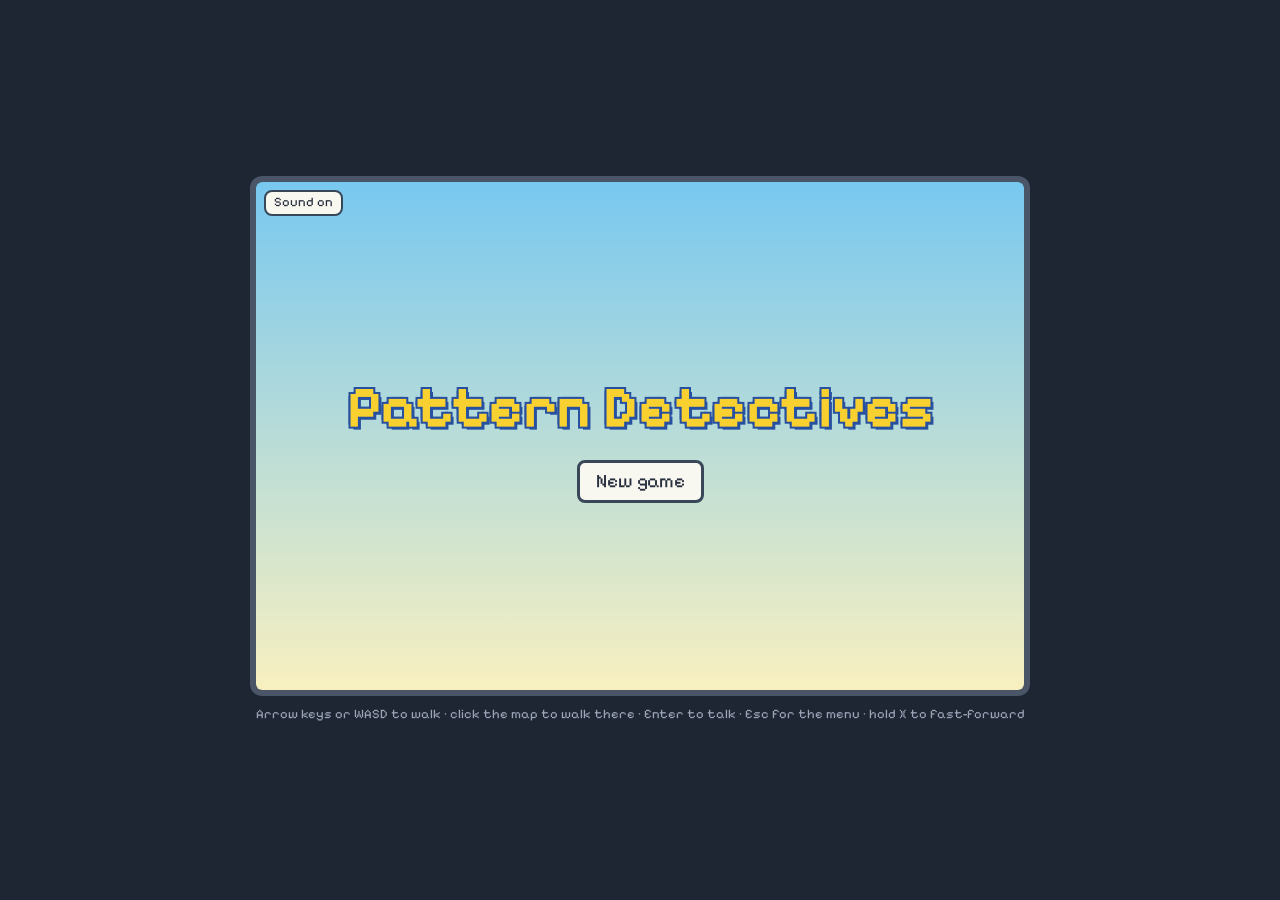
<file: game/index.html>
<!doctype html>
<html lang="en">
<head>
<meta charset="utf-8">
<meta name="viewport" content="width=device-width, initial-scale=1">
<title>Pattern Detectives</title>
<meta name="description" content="A Pokémon-style puzzle game about mathematics as a science of patterns, made for MATH 10.">
<link rel="preconnect" href="https://fonts.googleapis.com">
<link href="https://fonts.googleapis.com/css2?family=Pixelify+Sans:wght@400;600&display=swap" rel="stylesheet">
<link rel="stylesheet" href="css/style.css">
</head>
<body>
<main id="screen">
  <canvas id="map" width="240" height="160" aria-label="Game map. Use the arrow keys or click to walk."></canvas>
  <div id="hud" hidden><span class="where"></span><button id="menuBtn">Menu</button></div>
  <div id="battle" hidden></div>
  <div id="page" hidden></div>
  <div id="overlay" hidden></div>
  <button id="mute" title="Sound on or off (M)">Sound on</button>
  <div id="toast" role="status" hidden></div>
  <div id="box" role="status" aria-live="polite" hidden>
    <canvas class="face" width="16" height="16" aria-hidden="true" hidden></canvas>
    <div class="txt"><p></p><div class="choices" hidden></div></div><span class="more" aria-hidden="true">▼</span>
  </div>
  <div id="fx" hidden></div>
</main>
<div id="pad">
  <div class="dpad"><span></span><button data-k="ArrowUp" aria-label="Up">▲</button><span></span>
    <button data-k="ArrowLeft" aria-label="Left">◀</button><span></span><button data-k="ArrowRight" aria-label="Right">▶</button>
    <span></span><button data-k="ArrowDown" aria-label="Down">▼</button><span></span></div>
  <button class="b" id="padB" aria-label="Hold to fast-forward text">B</button>
  <button class="a" data-k="Enter" aria-label="A: talk or continue">A</button>
</div>
<p class="help">Arrow keys or WASD to walk · click the map to walk there · Enter to talk · Esc for the menu · hold X to fast-forward</p>
<script type="module" src="js/main.js"></script>
</body>
</html>
</file>
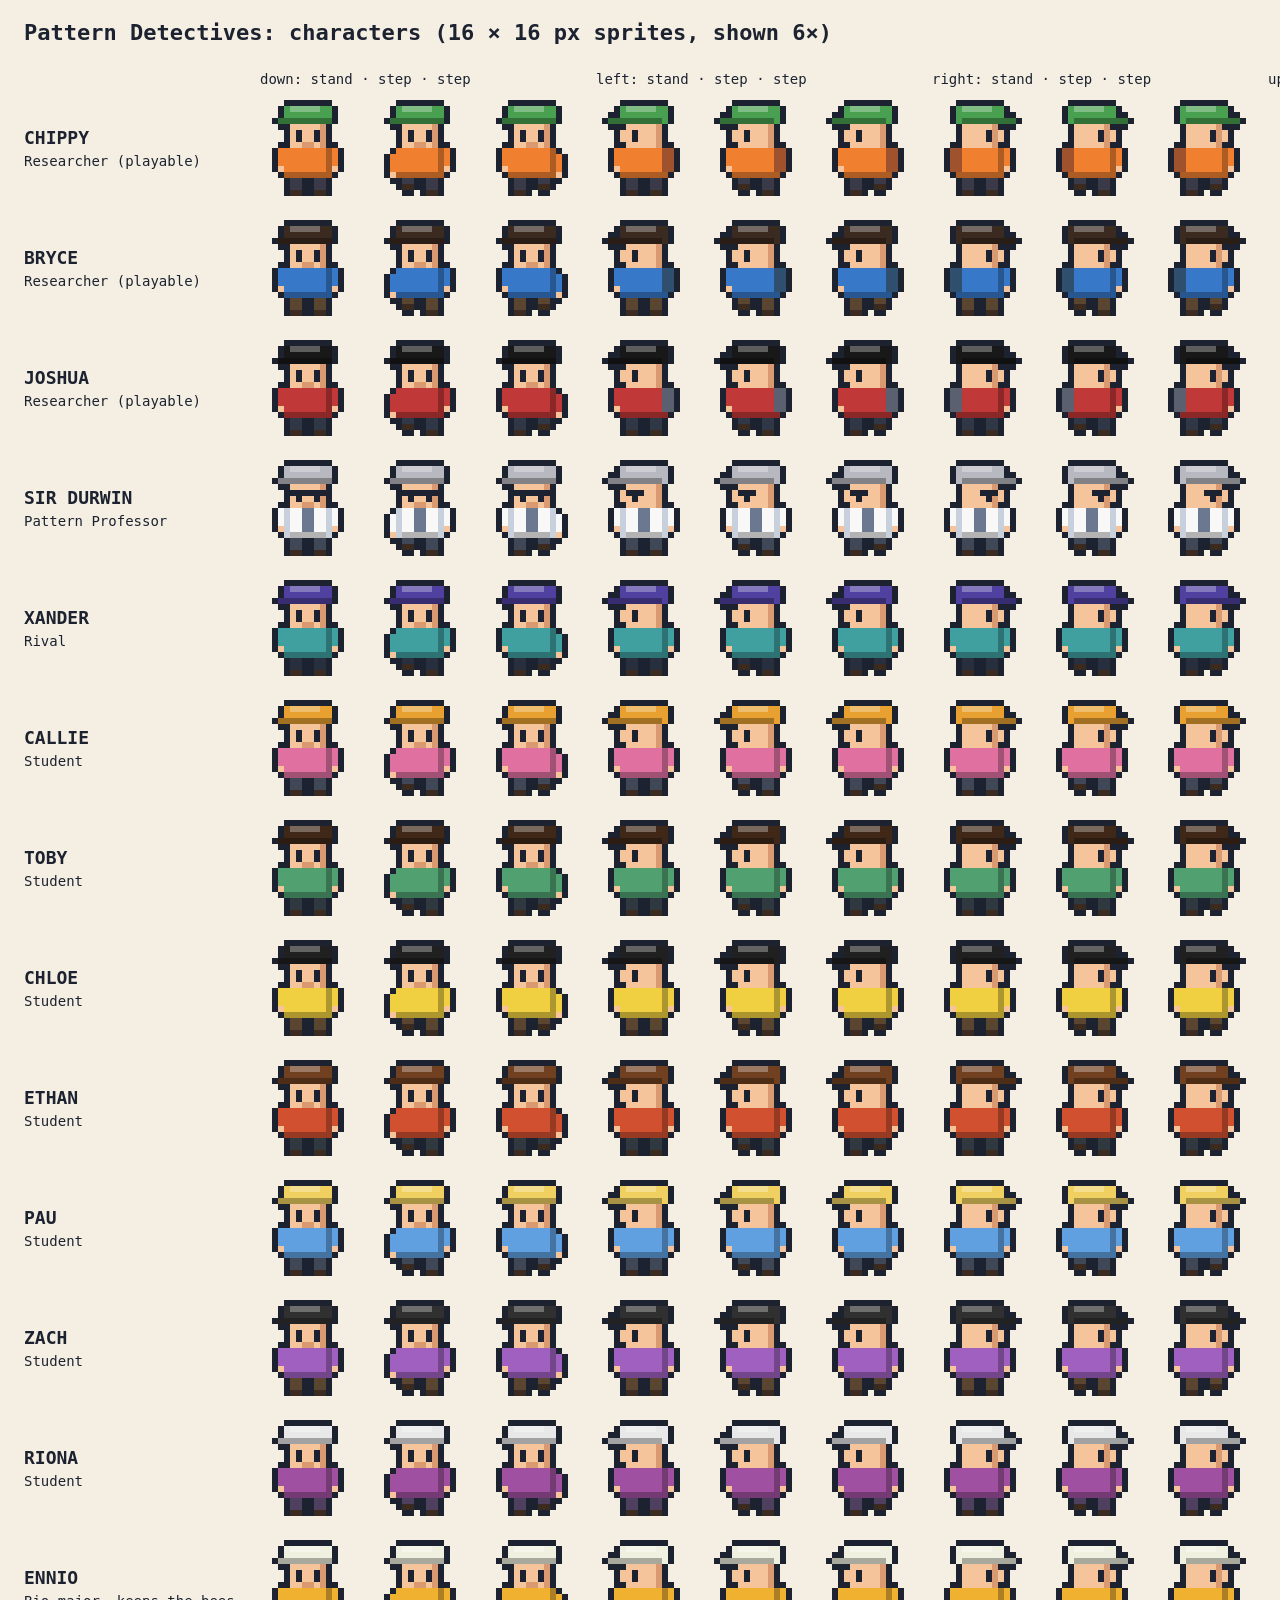
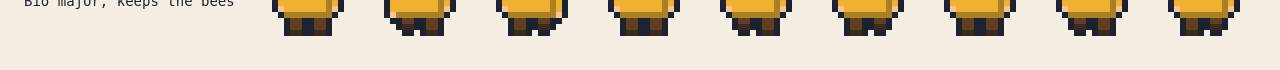
<file: scripts/art-sheet.html>
<!doctype html>
<!-- Draws the game's maps and characters, using the game's own drawing code, so they can be saved as PNGs.
     scripts/export-art.sh opens this page in headless Chromium once per sheet: ?sheet=characters or ?sheet=map&map=town -->
<html><head><meta charset="utf-8"><title>Art sheet</title>
<style>html,body{margin:0;background:#f4efe2;font:16px/1.3 monospace;color:#1c2230}canvas{display:block}</style></head>
<body><canvas id="c"></canvas>
<script type="module">
import { TILE, drawTile, drawPerson, drawShadow, drawLab, drawStore, drawJeep } from "../game/js/draw.js";
import { MAPS, PEOPLE, CHARS, DURWIN, RIVAL } from "../game/js/content.js";

const q = new URLSearchParams(location.search), out = document.getElementById("c"), o = out.getContext("2d");
const blit = (src, x, y, scale) => { o.imageSmoothingEnabled = false; o.drawImage(src, x, y, src.width * scale, src.height * scale); };
const label = (t, x, y, size = 16, bold = false) => { o.fillStyle = "#1c2230"; o.font = `${bold ? "bold " : ""}${size}px monospace`; o.fillText(t, x, y); };
const sprite = (look, frame, dir) => { const c = document.createElement("canvas"); c.width = c.height = 16; drawPerson(c.getContext("2d"), 0, 0, look, frame, dir); return c; };

if (q.get("sheet") === "map") {
  const id = q.get("map"), m = MAPS[id], S = 4, c = document.createElement("canvas");
  c.width = 240; c.height = 160;
  const ctx = c.getContext("2d");
  m.rows.forEach((row, y) => [...row].forEach((t, x) => drawTile(ctx, t, x * TILE, y * TILE, m.pal, x, y, (dx, dy) => m.rows[y + dy]?.[x + dx] ?? "T", 0)));
  if (id === "town") { drawLab(ctx, 4 * TILE, 6 * TILE); drawStore(ctx, 1 * TILE, 6 * TILE); drawJeep(ctx, 11 * TILE, 5 * TILE); }
  for (const p of PEOPLE.filter((p) => p.map === id)) { drawShadow(ctx, p.x * TILE, p.y * TILE); drawPerson(ctx, p.x * TILE, p.y * TILE, p.look, 0, p.face); }
  out.width = 240 * S + 48; out.height = 160 * S + 96;
  o.fillStyle = "#f4efe2"; o.fillRect(0, 0, out.width, out.height);
  label(`${m.name}  (map "${id}", 15 × 10 tiles of 16 px)`, 24, 40, 22, true);
  blit(c, 24, 64, S);
  // a faint tile grid, so the 16 px tiles are easy to see
  o.strokeStyle = "rgba(28,34,48,.12)";
  for (let x = 0; x <= 15; x++) { o.beginPath(); o.moveTo(24 + x * 64 + .5, 64); o.lineTo(24 + x * 64 + .5, 64 + 640); o.stroke(); }
  for (let y = 0; y <= 10; y++) { o.beginPath(); o.moveTo(24, 64 + y * 64 + .5); o.lineTo(24 + 960, 64 + y * 64 + .5); o.stroke(); }
} else {
  const S = 6, cell = 16 * S + 16, dirs = ["down", "left", "right", "up"];
  const cast = [
    ...Object.entries(CHARS).map(([n, c]) => [n, c.look, "Researcher (playable)"]),
    ["SIR DURWIN", DURWIN, "Pattern Professor"],
    ["XANDER", RIVAL.look, "Rival"],
    ...PEOPLE.filter((p) => p.student).map((p) => [p.student.name, p.look, "Student"]),
    ["RIONA", PEOPLE.find((p) => p.id === "riona").look, "Student"],
    ["ENNIO", PEOPLE.find((p) => p.id === "ennio").look, "Bio major, keeps the bees"],
  ];
  const left = 260;
  out.width = left + dirs.length * 3 * cell + 24; out.height = 110 + cast.length * (cell + 8);
  o.fillStyle = "#f4efe2"; o.fillRect(0, 0, out.width, out.height);
  label("Pattern Detectives: characters (16 × 16 px sprites, shown 6×)", 24, 40, 22, true);
  dirs.forEach((d, i) => label(`${d}: stand · step · step`, left + i * 3 * cell, 84, 14));
  cast.forEach(([name, look, role], r) => {
    const y = 100 + r * (cell + 8);
    label(name, 24, y + 44, 18, true); label(role, 24, y + 66, 14);
    dirs.forEach((d, i) => [0, 1, 2].forEach((f) => blit(sprite(look, f, d), left + (i * 3 + f) * cell, y, S)));
  });
}
document.title = "ready";
</script></body></html>
</file>
<file: game/css/style.css>
:root { --ink: #283040; --frame: #384858; --paper: #f8f8f0; --hp: #58d080; --red: #d04030;
  --pixel: "Pixelify Sans", monospace; --read: "Trebuchet MS", "Segoe UI", system-ui, sans-serif; }
* { box-sizing: border-box; }
[hidden] { display: none !important; }
body { margin: 0; min-height: 100vh; display: flex; flex-direction: column; align-items: center; justify-content: center;
       gap: 10px; padding: 16px; background: #1f2633; color: var(--ink); font: 19px/1.35 var(--pixel); }
button { font: inherit; cursor: pointer; color: var(--ink); background: var(--paper); border: 3px solid var(--frame); border-radius: 8px; padding: 6px 16px; }
button:hover:not(:disabled) { background: #fff8d0; }
button:focus-visible { outline: 3px solid var(--red); outline-offset: 2px; }
button:disabled { opacity: .45; cursor: default; }
.help { color: #9aa5b8; font-size: 13px; margin: 0; text-align: center; }
.proto { color: #8a93a6; font-size: 13px; letter-spacing: .08em; text-transform: uppercase; }

#screen { position: relative; width: 100%; max-width: 780px; aspect-ratio: 3 / 2; background: #000; overflow: hidden; border: 6px solid #4a5568; border-radius: 12px; }
#map { width: 100%; height: 100%; display: block; image-rendering: pixelated; cursor: pointer; }
#battle, #page { position: absolute; inset: 0; overflow: auto; }
#overlay { position: absolute; inset: 0; display: flex; align-items: center; justify-content: center; z-index: 4; }
#fx { position: absolute; inset: 0; z-index: 8; pointer-events: none; background: #000; }
#mute { position: absolute; left: 8px; top: 8px; z-index: 6; font-size: 13px; padding: 2px 8px; border-width: 2px; }
#toast { position: absolute; top: 44px; left: 50%; transform: translateX(-50%); z-index: 7; background: #283040; color: #fff;
         border-radius: 8px; padding: 6px 14px; font-size: 16px; border: 2px solid #f0c040; }

/* dialogue box */
#box { position: absolute; left: 8px; right: 8px; bottom: 8px; min-height: 92px; z-index: 5; cursor: pointer; display: flex; gap: 12px; align-items: flex-start;
       background: var(--paper); border: 4px solid var(--frame); border-radius: 10px; box-shadow: inset 0 0 0 3px #a8c0d8; padding: 12px 40px 12px 14px; }
#box .face { width: 56px; height: 56px; image-rendering: pixelated; background: #e8eef4; border-radius: 6px; flex: none; }
#box .txt { flex: 1; }
#box p { margin: 0; font: 19px/1.4 var(--read); }
#box .more { position: absolute; right: 16px; bottom: 8px; color: var(--red); animation: blink .8s steps(2) infinite; }
#box .choices { display: flex; gap: 10px; margin-top: 10px; flex-wrap: wrap; }
@keyframes blink { 50% { opacity: 0; } }

/* map HUD */
#hud { position: absolute; top: 8px; right: 8px; display: flex; gap: 6px; align-items: center; z-index: 4; font-size: 15px; }
#hud button { padding: 2px 10px; border-width: 2px; }
#hud .where { background: var(--paper); border: 2px solid var(--frame); border-radius: 8px; padding: 2px 10px; }
.chars { display: flex; gap: 14px; background: rgba(40, 48, 64, .85); padding: 16px; border-radius: 12px; }
.chars button { display: flex; flex-direction: column; align-items: center; gap: 4px; padding: 8px 16px; }
.chars canvas { height: 72px; image-rendering: pixelated; }

/* battle */
.battle { display: flex; flex-direction: column; min-height: 100%; }
.field { position: relative; flex: 1; min-height: 170px; }
canvas.bg { position: absolute; inset: 0; width: 100%; height: 100%; image-rendering: pixelated; }
.tag { position: absolute; z-index: 2; background: #f8f8e0; border: 3px solid var(--frame); border-radius: 10px 0 10px 0; padding: 4px 12px; font-size: 17px; min-width: 190px; }
.tag b { display: block; }
.tag small { color: #6a7080; }
.foe-tag { left: 14px; top: 42px; }
.me-tag { right: 14px; bottom: 10px; }
.round { position: absolute; right: 14px; top: 10px; z-index: 2; background: var(--frame); color: #fff; border-radius: 6px; padding: 2px 10px; font-size: 14px; }
.hp { display: flex; align-items: center; gap: 6px; font-size: 13px; }
.hp span { background: #f0a030; color: #fff; padding: 0 4px; border-radius: 3px; }
.bar { flex: 1; height: 9px; background: #506070; border-radius: 5px; overflow: hidden; }
.bar i { display: block; height: 100%; background: var(--hp); transition: width .4s, background .4s; }
canvas.foe { position: absolute; z-index: 1; right: 8%; top: 6%; height: 62%; width: auto; }
canvas.trainer { position: absolute; z-index: 1; right: 22%; top: 6%; height: 52%; max-height: 150px; width: auto; image-rendering: pixelated; }
canvas.me { position: absolute; z-index: 1; left: 10%; bottom: 2%; height: 42%; max-height: 120px; width: auto; image-rendering: pixelated; }
.timer { position: absolute; left: 14px; right: 14px; bottom: 10px; height: 10px; background: #506070; border-radius: 5px; overflow: hidden; }
.timer i { display: block; height: 100%; background: #f0a030; }
.panel { background: var(--frame); padding: 8px; display: flex; flex-direction: column; gap: 6px; }
.q { background: var(--paper); border-radius: 8px; padding: 8px 12px; margin: 0; font: 17px/1.35 var(--read); }
.sub { display: flex; gap: 8px; align-items: center; background: #fff3cf; border-radius: 8px; padding: 6px 10px; font: 15px/1.35 var(--read); }
.sub canvas { width: 32px; height: 32px; image-rendering: pixelated; flex: none; }
.moves { display: grid; grid-template-columns: 1fr 1fr; gap: 6px; }
.moves button { display: flex; align-items: center; gap: 8px; padding: 4px 10px; text-align: left; font: 16px/1.25 var(--read); }
.moves button::before { content: "▶"; color: transparent; }
.moves button.sel::before, .moves button:hover:not(:disabled)::before { color: var(--red); }
.moves canvas { height: 54px; width: auto; }
.moves button:disabled { text-decoration: line-through; }
.actions { display: flex; gap: 6px; justify-content: flex-end; flex-wrap: wrap; }
.actions button { font-size: 14px; padding: 2px 10px; border-width: 2px; }
.tryit { position: absolute; inset: 6px; z-index: 3; background: var(--paper); border: 3px solid var(--frame); border-radius: 10px; padding: 8px;
         display: flex; flex-direction: column; align-items: center; gap: 6px; overflow: auto; }
.tryit canvas { height: 150px; width: auto; }
.tryit .tmsg { margin: 0; font: 16px/1.3 var(--read); text-align: center; min-height: 1.3em; }
.tryit button { font-size: 14px; padding: 2px 10px; }

/* pages */
.page { min-height: 100%; padding: 26px 32px; display: flex; flex-direction: column; gap: 12px; }
.page p, .page li, .page dd, .page td { font-family: var(--read); }
.title { background: linear-gradient(#78c8f0, #f8f0c0); align-items: center; justify-content: center; text-align: center; }
.title h1 { font-size: 58px; margin: 0; color: #f8d030; text-shadow: 3px 3px 0 #2850a0, -2px -2px 0 #2850a0, 2px -2px 0 #2850a0, -2px 2px 0 #2850a0; }
.title p { margin: 0; }
.row.small button { font-size: 15px; padding: 4px 12px; }
.tsun { height: 140px; width: auto; }
.hero { height: 110px; width: auto; image-rendering: pixelated; }
.note { background: #f7f1e3; background-image: repeating-linear-gradient(transparent 0 29px, rgba(100, 140, 190, .15) 29px 30px); }
.note h2 { margin: 0; font-size: 34px; }
.note .h3 { font-size: 24px; margin-top: 10px; }
.note p { margin: 0; }
.note .topic { color: #3f7d5a; }
.note .cite { color: #6a7080; font-size: 15px; }
.note .wrongnote { background: #f8e4de; border-radius: 6px; padding: 6px 10px; }
.note .entry { border-bottom: 2px dashed #c9bfa8; padding-bottom: 10px; display: flex; flex-direction: column; gap: 4px; align-items: flex-start; }
.note canvas.anim { width: 100%; max-width: 420px; height: auto; align-self: center; }
button.small { font-size: 14px; padding: 2px 10px; border-width: 2px; }
.extras { display: flex; gap: 14px; justify-content: center; flex-wrap: wrap; }
.extras figure { margin: 0; text-align: center; font: 15px var(--read); }
.extras canvas { width: 140px; height: auto; }
.gloss dt { font-weight: 600; margin-top: 6px; }
.gloss dd { margin: 0; }
.badgecase { display: flex; gap: 28px; justify-content: center; flex-wrap: wrap; text-align: center; }
canvas.badge { width: 96px; height: 96px; }
.townmap { width: 100%; max-width: 480px; height: auto; image-rendering: pixelated; align-self: center; border: 3px solid var(--frame); border-radius: 6px; }
.menu-grid { display: grid; grid-template-columns: repeat(auto-fit, minmax(180px, 1fr)); gap: 8px; }
.slots { display: flex; flex-direction: column; gap: 8px; }
.slots button { display: flex; justify-content: space-between; gap: 12px; text-align: left; }
.slots span { font: 16px var(--read); }
.ach { list-style: none; padding: 0; margin: 0; display: flex; flex-direction: column; gap: 6px; }
.ach li { color: #8a93a6; }
.ach li.got { color: var(--ink); }
.seg button.on { background: #fff3b0; border-color: var(--red); }
.check { font: 17px var(--read); display: flex; gap: 8px; align-items: center; }
.keys td { padding: 3px 14px 3px 0; }
.keys kbd { background: var(--paper); border: 2px solid var(--frame); border-radius: 5px; padding: 0 6px; font: 15px var(--pixel); white-space: nowrap; }
.tablewrap { overflow-x: auto; }
table.stats { border-collapse: collapse; font-size: 15px; }
table.stats th, table.stats td { border: 1px solid #c9bfa8; padding: 4px 8px; text-align: left; }
.flip { display: flex; flex-direction: column; align-items: center; gap: 6px; background: #fffdf6; border: 2px solid #c9bfa8; border-radius: 8px; padding: 12px; animation: flip .45s ease-out; }
.flip canvas { width: 100%; max-width: 320px; height: auto; }
@keyframes flip { from { transform: perspective(800px) rotateY(-80deg); opacity: 0; } to { transform: none; opacity: 1; } }
.credits { height: 320px; width: 100%; overflow: hidden; position: relative; }
.roll { animation: roll 26s linear forwards; }
.roll h3 { margin: 18px 0 4px; color: #2850a0; }
@keyframes roll { from { transform: translateY(320px); } to { transform: translateY(-110%); } }
.row { display: flex; gap: 10px; justify-content: center; flex-wrap: wrap; }

/* larger text setting */
body.big #box p, body.big .q, body.big .page p, body.big .page li, body.big .page dd { font-size: 22px; }
body.big .moves button { font-size: 19px; }

/* touch controls and phones: a taller screen in portrait, with the map kept at 3:2 in the middle */
#pad { display: none; gap: 24px; align-items: center; }
#pad .dpad { display: grid; grid-template-columns: repeat(3, 48px); grid-template-rows: repeat(3, 48px); gap: 2px; }
#pad button { padding: 0; font-size: 20px; }
#pad .a, #pad .b { width: 60px; height: 60px; border-radius: 50%; color: #fff; }
#pad .a { background: var(--red); }
#pad .b { background: #4a6890; }
@media (hover: none) { #pad { display: flex; } .help { display: none; } }
@media (max-width: 700px) {
  body { padding: 8px; font-size: 15px; justify-content: flex-start; }
  #screen { border-width: 3px; aspect-ratio: 3 / 4; }
  #map { position: absolute; top: 50%; height: auto; aspect-ratio: 3 / 2; transform: translateY(-50%); }
  #box { min-height: 64px; } #box p { font-size: 15px; } #box .face { width: 40px; height: 40px; }
  .tag { min-width: 120px; font-size: 13px; } .q, .moves button { font-size: 14px; } .moves canvas { height: 40px; }
  .title h1 { font-size: 34px; } .tsun { height: 90px; } .page { padding: 16px; } .note h2 { font-size: 26px; }
  #hud { font-size: 12px; }
}
</file>
